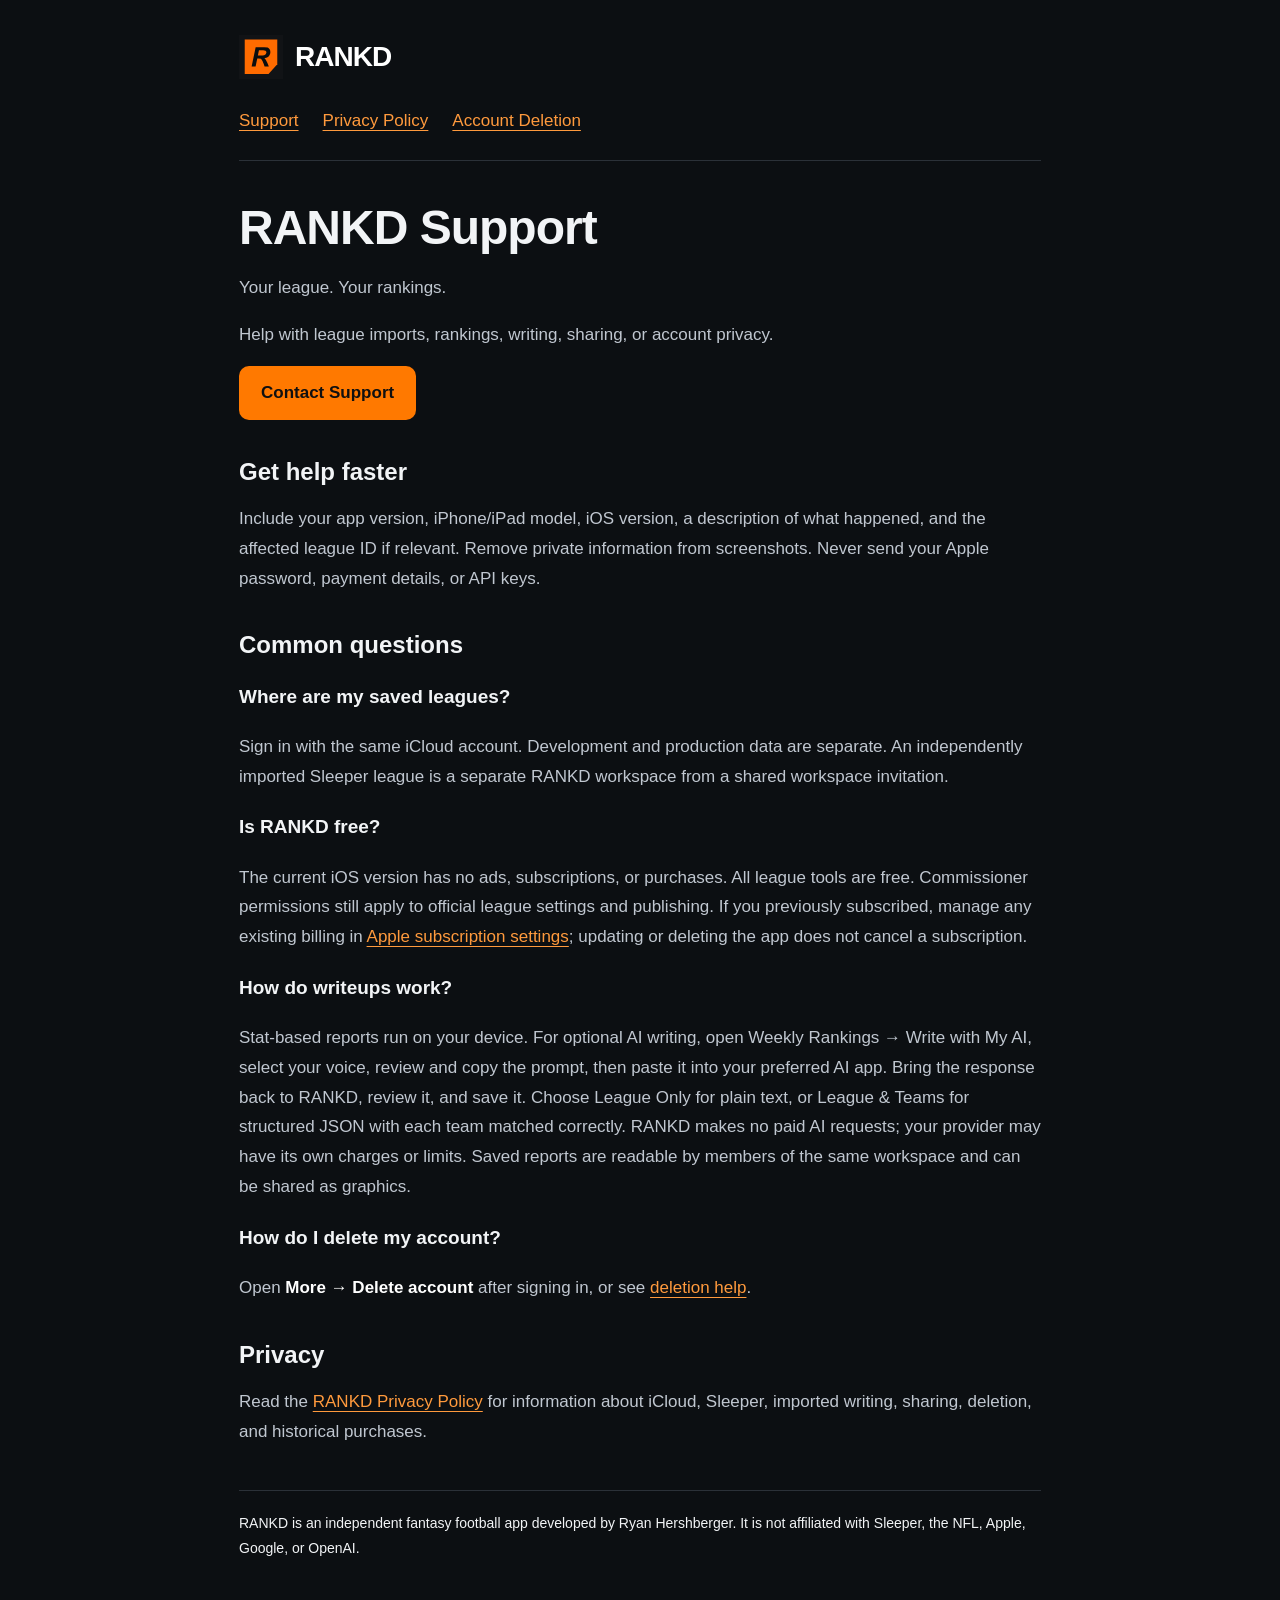
<file: index.html>
<!doctype html>
<html lang="en"><head><meta charset="utf-8"><meta name="viewport" content="width=device-width, initial-scale=1"><meta name="description" content="RANKD privacy information and app support."><title>Support · RANKD</title><link rel="icon" href="./icon.svg" type="image/svg+xml"><link rel="stylesheet" href="./styles.css"></head>
<body><main><header><a class="brand" href="./"><img src="./icon.svg" alt="" width="44" height="44">RANKD</a><nav aria-label="Support navigation"><a href="./">Support</a><a href="./privacy.html">Privacy Policy</a><a href="./account-deletion.html">Account Deletion</a></nav></header><h1>RANKD Support</h1><p>Your league. Your rankings.</p><p>Help with league imports, rankings, writing, sharing, or account privacy.</p><p><a class="button" href="mailto:hershapplications@gmail.com?subject=RANKD%20Support">Contact Support</a></p><h2>Get help faster</h2><p>Include your app version, iPhone/iPad model, iOS version, a description of what happened, and the affected league ID if relevant. Remove private information from screenshots. Never send your Apple password, payment details, or API keys.</p><h2>Common questions</h2><h3>Where are my saved leagues?</h3><p>Sign in with the same iCloud account. Development and production data are separate. An independently imported Sleeper league is a separate RANKD workspace from a shared workspace invitation.</p><h3>Is RANKD free?</h3><p>The current iOS version has no ads, subscriptions, or purchases. All league tools are free. Commissioner permissions still apply to official league settings and publishing. If you previously subscribed, manage any existing billing in <a href="https://apps.apple.com/account/subscriptions">Apple subscription settings</a>; updating or deleting the app does not cancel a subscription.</p><h3>How do writeups work?</h3><p>Stat-based reports run on your device. For optional AI writing, open Weekly Rankings → Write with My AI, select your voice, review and copy the prompt, then paste it into your preferred AI app. Bring the response back to RANKD, review it, and save it. Choose League Only for plain text, or League &amp; Teams for structured JSON with each team matched correctly. RANKD makes no paid AI requests; your provider may have its own charges or limits. Saved reports are readable by members of the same workspace and can be shared as graphics.</p><h3>How do I delete my account?</h3><p>Open <strong>More → Delete account</strong> after signing in, or see <a href="./account-deletion.html">deletion help</a>.</p><h2>Privacy</h2><p>Read the <a href="./privacy.html">RANKD Privacy Policy</a> for information about iCloud, Sleeper, imported writing, sharing, deletion, and historical purchases.</p><footer>RANKD is an independent fantasy football app developed by Ryan Hershberger. It is not affiliated with Sleeper, the NFL, Apple, Google, or OpenAI.</footer></main></body></html>
</file>
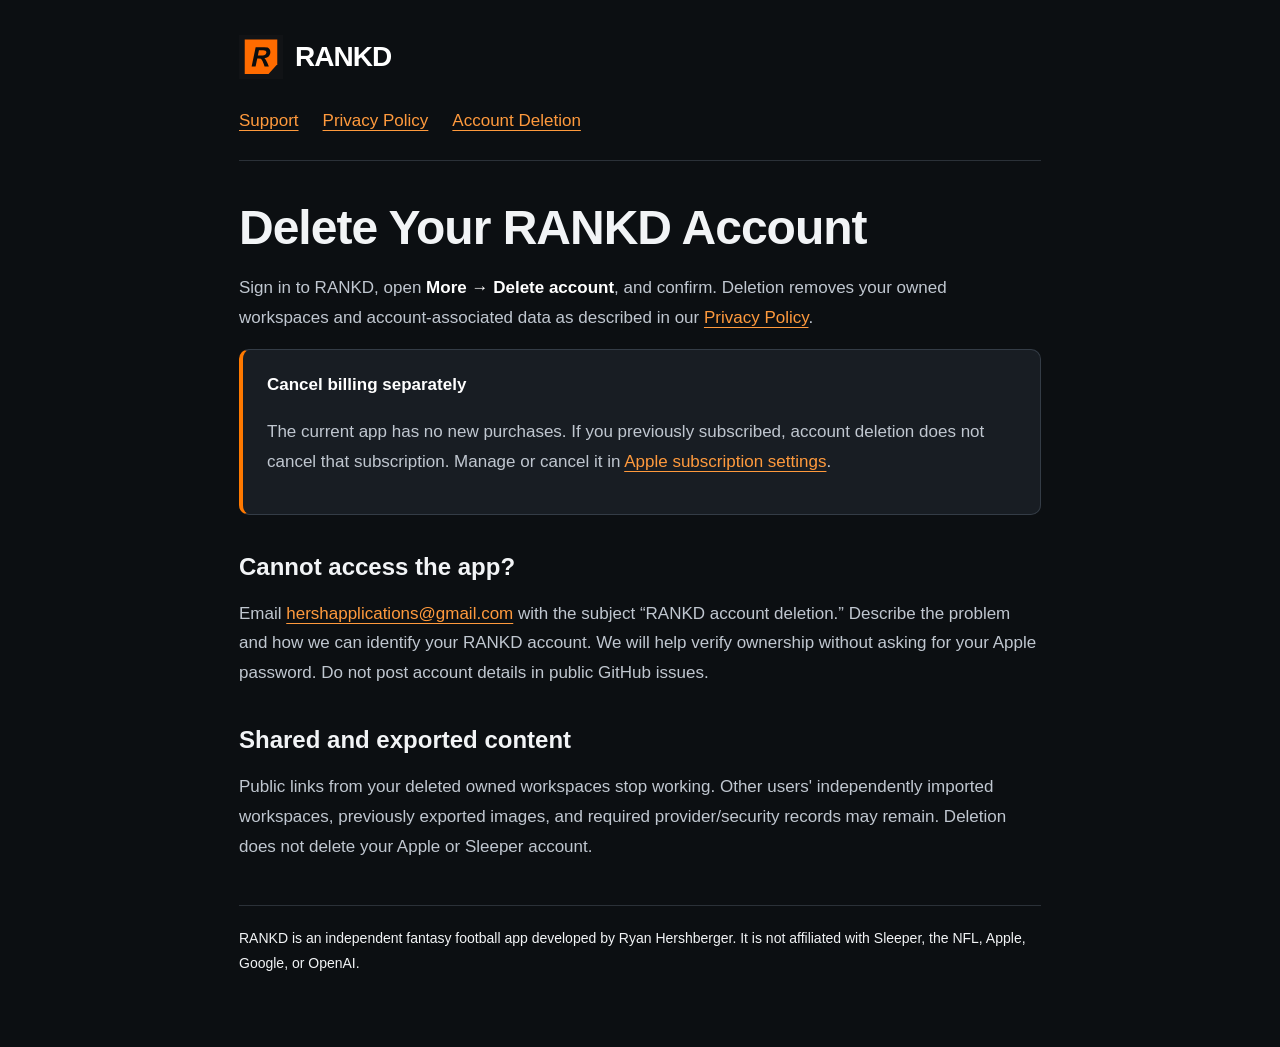
<file: account-deletion.html>
<!doctype html>
<html lang="en"><head><meta charset="utf-8"><meta name="viewport" content="width=device-width, initial-scale=1"><meta name="description" content="RANKD privacy information and app support."><title>Account Deletion · RANKD</title><link rel="icon" href="./icon.svg" type="image/svg+xml"><link rel="stylesheet" href="./styles.css"></head>
<body><main><header><a class="brand" href="./"><img src="./icon.svg" alt="" width="44" height="44">RANKD</a><nav aria-label="Support navigation"><a href="./">Support</a><a href="./privacy.html">Privacy Policy</a><a href="./account-deletion.html">Account Deletion</a></nav></header><h1>Delete Your RANKD Account</h1><p>Sign in to RANKD, open <strong>More → Delete account</strong>, and confirm. Deletion removes your owned workspaces and account-associated data as described in our <a href="./privacy.html">Privacy Policy</a>.</p><div class="callout"><strong>Cancel billing separately</strong><p>The current app has no new purchases. If you previously subscribed, account deletion does not cancel that subscription. Manage or cancel it in <a href="https://apps.apple.com/account/subscriptions">Apple subscription settings</a>.</p></div><h2>Cannot access the app?</h2><p>Email <a href="mailto:hershapplications@gmail.com">hershapplications@gmail.com</a> with the subject “RANKD account deletion.” Describe the problem and how we can identify your RANKD account. We will help verify ownership without asking for your Apple password. Do not post account details in public GitHub issues.</p><h2>Shared and exported content</h2><p>Public links from your deleted owned workspaces stop working. Other users' independently imported workspaces, previously exported images, and required provider/security records may remain. Deletion does not delete your Apple or Sleeper account.</p><footer>RANKD is an independent fantasy football app developed by Ryan Hershberger. It is not affiliated with Sleeper, the NFL, Apple, Google, or OpenAI.</footer></main></body></html>
</file>
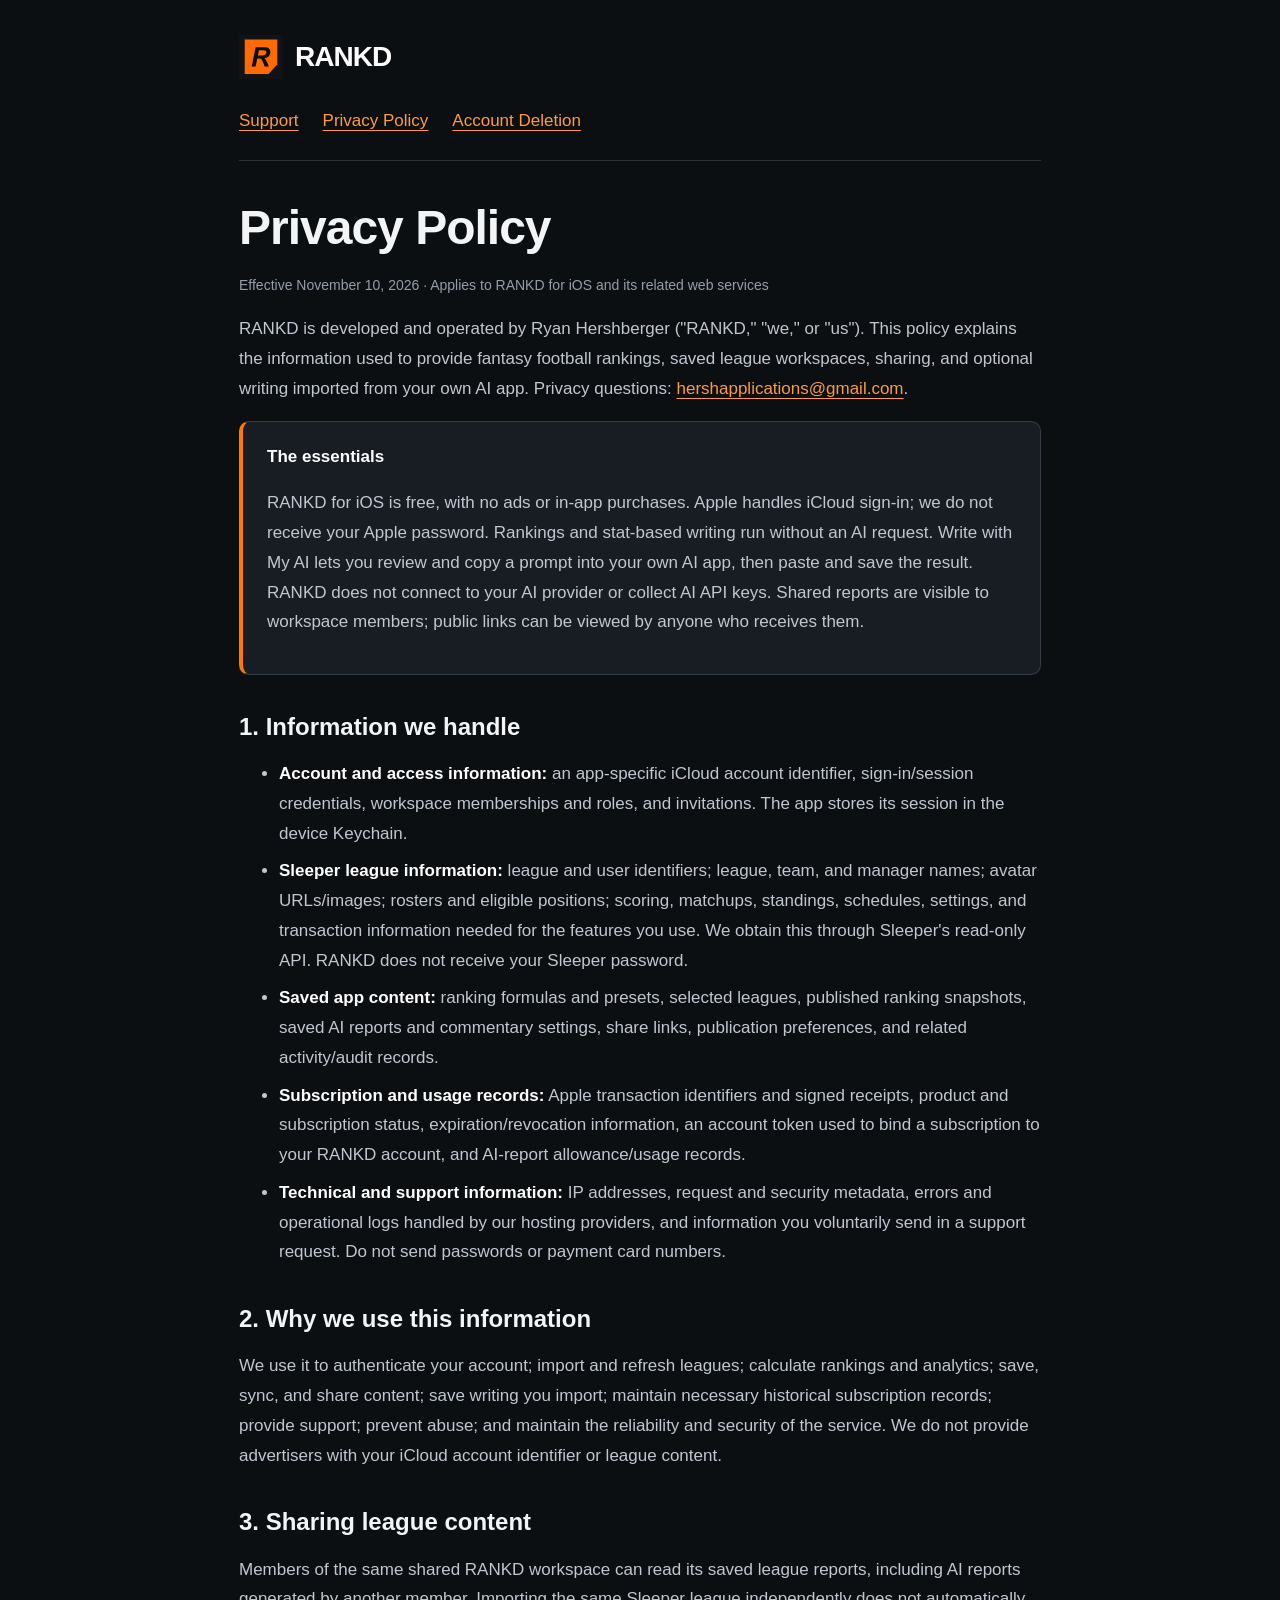
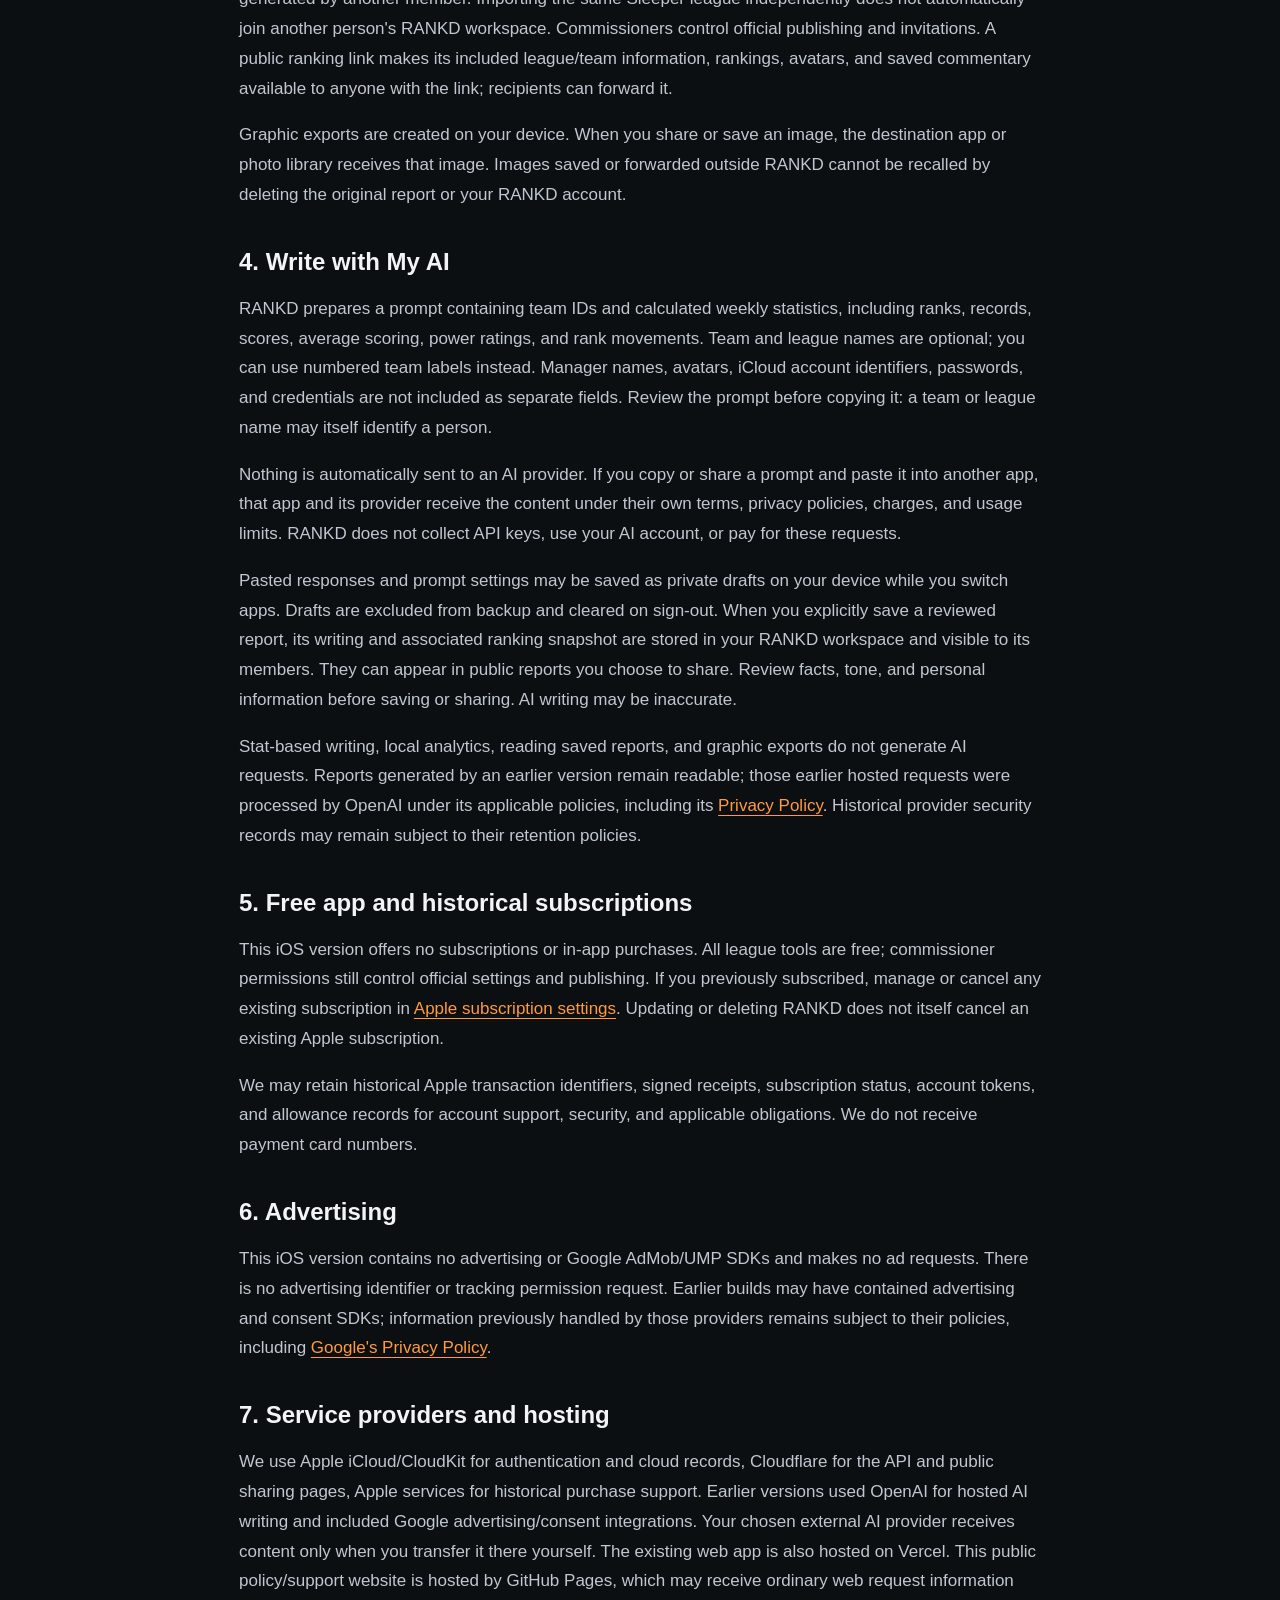
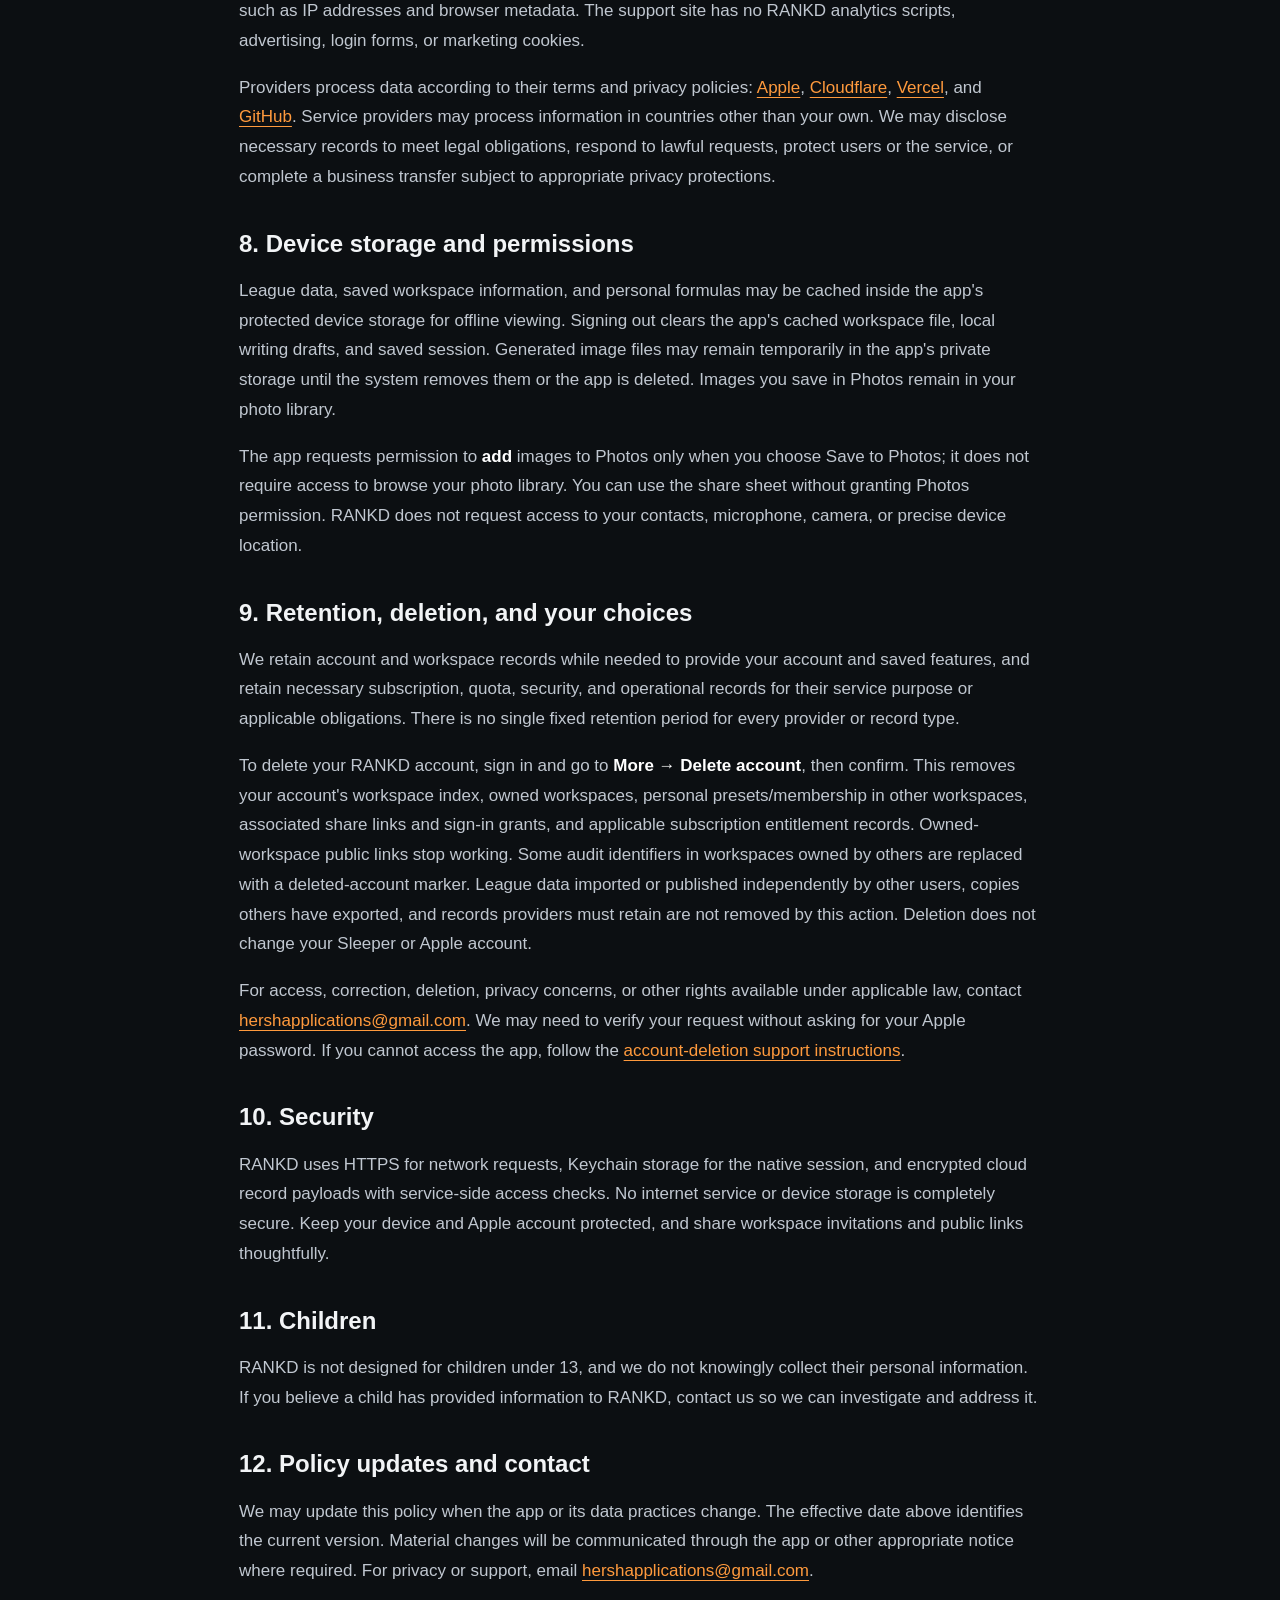
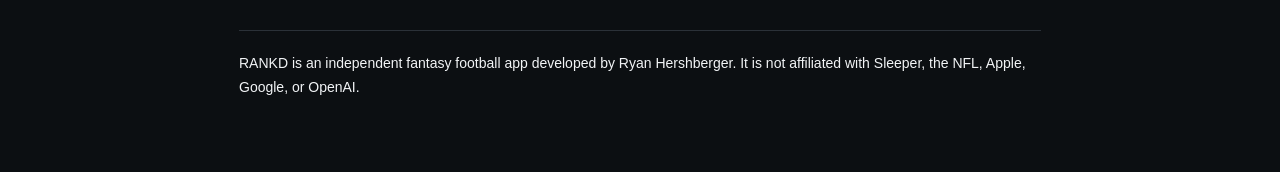
<file: privacy.html>
<!doctype html>
<html lang="en"><head><meta charset="utf-8"><meta name="viewport" content="width=device-width, initial-scale=1"><meta name="description" content="RANKD privacy information and app support."><title>Privacy Policy · RANKD</title><link rel="icon" href="./icon.svg" type="image/svg+xml"><link rel="stylesheet" href="./styles.css"></head>
<body><main><header><a class="brand" href="./"><img src="./icon.svg" alt="" width="44" height="44">RANKD</a><nav aria-label="Support navigation"><a href="./">Support</a><a href="./privacy.html">Privacy Policy</a><a href="./account-deletion.html">Account Deletion</a></nav></header><h1>Privacy Policy</h1><p class="meta">Effective November 10, 2026 · Applies to RANKD for iOS and its related web services</p>
<p>RANKD is developed and operated by Ryan Hershberger ("RANKD," "we," or "us"). This policy explains the information used to provide fantasy football rankings, saved league workspaces, sharing, and optional writing imported from your own AI app. Privacy questions: <a href="mailto:hershapplications@gmail.com">hershapplications@gmail.com</a>.</p>
<div class="callout"><strong>The essentials</strong><p>RANKD for iOS is free, with no ads or in-app purchases. Apple handles iCloud sign-in; we do not receive your Apple password. Rankings and stat-based writing run without an AI request. Write with My AI lets you review and copy a prompt into your own AI app, then paste and save the result. RANKD does not connect to your AI provider or collect AI API keys. Shared reports are visible to workspace members; public links can be viewed by anyone who receives them.</p></div>
<h2>1. Information we handle</h2><ul>
<li><strong>Account and access information:</strong> an app-specific iCloud account identifier, sign-in/session credentials, workspace memberships and roles, and invitations. The app stores its session in the device Keychain.</li>
<li><strong>Sleeper league information:</strong> league and user identifiers; league, team, and manager names; avatar URLs/images; rosters and eligible positions; scoring, matchups, standings, schedules, settings, and transaction information needed for the features you use. We obtain this through Sleeper's read-only API. RANKD does not receive your Sleeper password.</li>
<li><strong>Saved app content:</strong> ranking formulas and presets, selected leagues, published ranking snapshots, saved AI reports and commentary settings, share links, publication preferences, and related activity/audit records.</li>
<li><strong>Subscription and usage records:</strong> Apple transaction identifiers and signed receipts, product and subscription status, expiration/revocation information, an account token used to bind a subscription to your RANKD account, and AI-report allowance/usage records.</li>
<li><strong>Technical and support information:</strong> IP addresses, request and security metadata, errors and operational logs handled by our hosting providers, and information you voluntarily send in a support request. Do not send passwords or payment card numbers.</li>
</ul>
<h2>2. Why we use this information</h2><p>We use it to authenticate your account; import and refresh leagues; calculate rankings and analytics; save, sync, and share content; save writing you import; maintain necessary historical subscription records; provide support; prevent abuse; and maintain the reliability and security of the service. We do not provide advertisers with your iCloud account identifier or league content.</p>
<h2>3. Sharing league content</h2><p>Members of the same shared RANKD workspace can read its saved league reports, including AI reports generated by another member. Importing the same Sleeper league independently does not automatically join another person's RANKD workspace. Commissioners control official publishing and invitations. A public ranking link makes its included league/team information, rankings, avatars, and saved commentary available to anyone with the link; recipients can forward it.</p><p>Graphic exports are created on your device. When you share or save an image, the destination app or photo library receives that image. Images saved or forwarded outside RANKD cannot be recalled by deleting the original report or your RANKD account.</p>
<h2>4. Write with My AI</h2><p>RANKD prepares a prompt containing team IDs and calculated weekly statistics, including ranks, records, scores, average scoring, power ratings, and rank movements. Team and league names are optional; you can use numbered team labels instead. Manager names, avatars, iCloud account identifiers, passwords, and credentials are not included as separate fields. Review the prompt before copying it: a team or league name may itself identify a person.</p><p>Nothing is automatically sent to an AI provider. If you copy or share a prompt and paste it into another app, that app and its provider receive the content under their own terms, privacy policies, charges, and usage limits. RANKD does not collect API keys, use your AI account, or pay for these requests.</p><p>Pasted responses and prompt settings may be saved as private drafts on your device while you switch apps. Drafts are excluded from backup and cleared on sign-out. When you explicitly save a reviewed report, its writing and associated ranking snapshot are stored in your RANKD workspace and visible to its members. They can appear in public reports you choose to share. Review facts, tone, and personal information before saving or sharing. AI writing may be inaccurate.</p><p>Stat-based writing, local analytics, reading saved reports, and graphic exports do not generate AI requests. Reports generated by an earlier version remain readable; those earlier hosted requests were processed by OpenAI under its applicable policies, including its <a href="https://openai.com/policies/privacy-policy/">Privacy Policy</a>. Historical provider security records may remain subject to their retention policies.</p>
<h2>5. Free app and historical subscriptions</h2><p>This iOS version offers no subscriptions or in-app purchases. All league tools are free; commissioner permissions still control official settings and publishing. If you previously subscribed, manage or cancel any existing subscription in <a href="https://apps.apple.com/account/subscriptions">Apple subscription settings</a>. Updating or deleting RANKD does not itself cancel an existing Apple subscription.</p><p>We may retain historical Apple transaction identifiers, signed receipts, subscription status, account tokens, and allowance records for account support, security, and applicable obligations. We do not receive payment card numbers.</p>
<h2>6. Advertising</h2><p>This iOS version contains no advertising or Google AdMob/UMP SDKs and makes no ad requests. There is no advertising identifier or tracking permission request. Earlier builds may have contained advertising and consent SDKs; information previously handled by those providers remains subject to their policies, including <a href="https://policies.google.com/privacy">Google's Privacy Policy</a>.</p>
<h2>7. Service providers and hosting</h2><p>We use Apple iCloud/CloudKit for authentication and cloud records, Cloudflare for the API and public sharing pages, Apple services for historical purchase support. Earlier versions used OpenAI for hosted AI writing and included Google advertising/consent integrations. Your chosen external AI provider receives content only when you transfer it there yourself. The existing web app is also hosted on Vercel. This public policy/support website is hosted by GitHub Pages, which may receive ordinary web request information such as IP addresses and browser metadata. The support site has no RANKD analytics scripts, advertising, login forms, or marketing cookies.</p><p>Providers process data according to their terms and privacy policies: <a href="https://www.apple.com/legal/privacy/">Apple</a>, <a href="https://www.cloudflare.com/privacypolicy/">Cloudflare</a>, <a href="https://vercel.com/legal/privacy-policy">Vercel</a>, and <a href="https://docs.github.com/en/site-policy/privacy-policies/github-general-privacy-statement">GitHub</a>. Service providers may process information in countries other than your own. We may disclose necessary records to meet legal obligations, respond to lawful requests, protect users or the service, or complete a business transfer subject to appropriate privacy protections.</p>
<h2>8. Device storage and permissions</h2><p>League data, saved workspace information, and personal formulas may be cached inside the app's protected device storage for offline viewing. Signing out clears the app's cached workspace file, local writing drafts, and saved session. Generated image files may remain temporarily in the app's private storage until the system removes them or the app is deleted. Images you save in Photos remain in your photo library.</p><p>The app requests permission to <strong>add</strong> images to Photos only when you choose Save to Photos; it does not require access to browse your photo library. You can use the share sheet without granting Photos permission. RANKD does not request access to your contacts, microphone, camera, or precise device location.</p>
<h2>9. Retention, deletion, and your choices</h2><p>We retain account and workspace records while needed to provide your account and saved features, and retain necessary subscription, quota, security, and operational records for their service purpose or applicable obligations. There is no single fixed retention period for every provider or record type.</p><p>To delete your RANKD account, sign in and go to <strong>More → Delete account</strong>, then confirm. This removes your account's workspace index, owned workspaces, personal presets/membership in other workspaces, associated share links and sign-in grants, and applicable subscription entitlement records. Owned-workspace public links stop working. Some audit identifiers in workspaces owned by others are replaced with a deleted-account marker. League data imported or published independently by other users, copies others have exported, and records providers must retain are not removed by this action. Deletion does not change your Sleeper or Apple account.</p><p>For access, correction, deletion, privacy concerns, or other rights available under applicable law, contact <a href="mailto:hershapplications@gmail.com">hershapplications@gmail.com</a>. We may need to verify your request without asking for your Apple password. If you cannot access the app, follow the <a href="./account-deletion.html">account-deletion support instructions</a>.</p>
<h2>10. Security</h2><p>RANKD uses HTTPS for network requests, Keychain storage for the native session, and encrypted cloud record payloads with service-side access checks. No internet service or device storage is completely secure. Keep your device and Apple account protected, and share workspace invitations and public links thoughtfully.</p>
<h2>11. Children</h2><p>RANKD is not designed for children under 13, and we do not knowingly collect their personal information. If you believe a child has provided information to RANKD, contact us so we can investigate and address it.</p>
<h2>12. Policy updates and contact</h2><p>We may update this policy when the app or its data practices change. The effective date above identifies the current version. Material changes will be communicated through the app or other appropriate notice where required. For privacy or support, email <a href="mailto:hershapplications@gmail.com">hershapplications@gmail.com</a>.</p><footer>RANKD is an independent fantasy football app developed by Ryan Hershberger. It is not affiliated with Sleeper, the NFL, Apple, Google, or OpenAI.</footer></main></body></html>
</file>
<file: styles.css>
*{box-sizing:border-box}html{color-scheme:dark}body{margin:0;background:#0c0f12;color:#f2f4f6;font:17px/1.75 -apple-system,BlinkMacSystemFont,"Segoe UI",sans-serif}main{max-width:850px;margin:auto;padding:32px 24px 72px}header{border-bottom:1px solid #2b3138;padding-bottom:24px}.brand{display:inline-flex;align-items:center;gap:12px;color:#fff;text-decoration:none;font-size:28px;font-weight:900;letter-spacing:-1px}.brand img{width:44px;height:44px}nav{display:flex;flex-wrap:wrap;gap:24px;margin-top:18px}a{color:#ff9a3d;text-underline-offset:4px}a:hover{color:#ffc18a}a:focus-visible{outline:3px solid #ff9a3d;outline-offset:5px}h1{font-size:clamp(34px,7vw,48px);line-height:1.12;letter-spacing:-1px;margin:40px 0 18px}h2{font-size:24px;line-height:1.3;margin:36px 0 12px}h3{font-size:19px}p,li{color:#c0c7d0}strong{color:#fff}.meta{font-size:14px;color:#949eab}.callout{padding:20px 24px;background:#181d23;border:1px solid #343c46;border-left:4px solid #ff7900;border-radius:10px}li+li{margin-top:8px}.button{display:inline-block;padding:12px 22px;background:#ff7900;color:#101010;text-decoration:none;font-weight:750;border-radius:10px}footer{border-top:1px solid #2b3138;margin-top:44px;padding-top:20px;font-size:14px}table{border-collapse:collapse;width:100%;font-size:15px}th,td{text-align:left;vertical-align:top;padding:12px 8px;border-bottom:1px solid #343c46}th{color:#ff9a3d}@media(max-width:520px){main{padding:22px 18px 48px}body{font-size:16px}table{font-size:14px}th,td{padding:10px 5px}}
</file>
